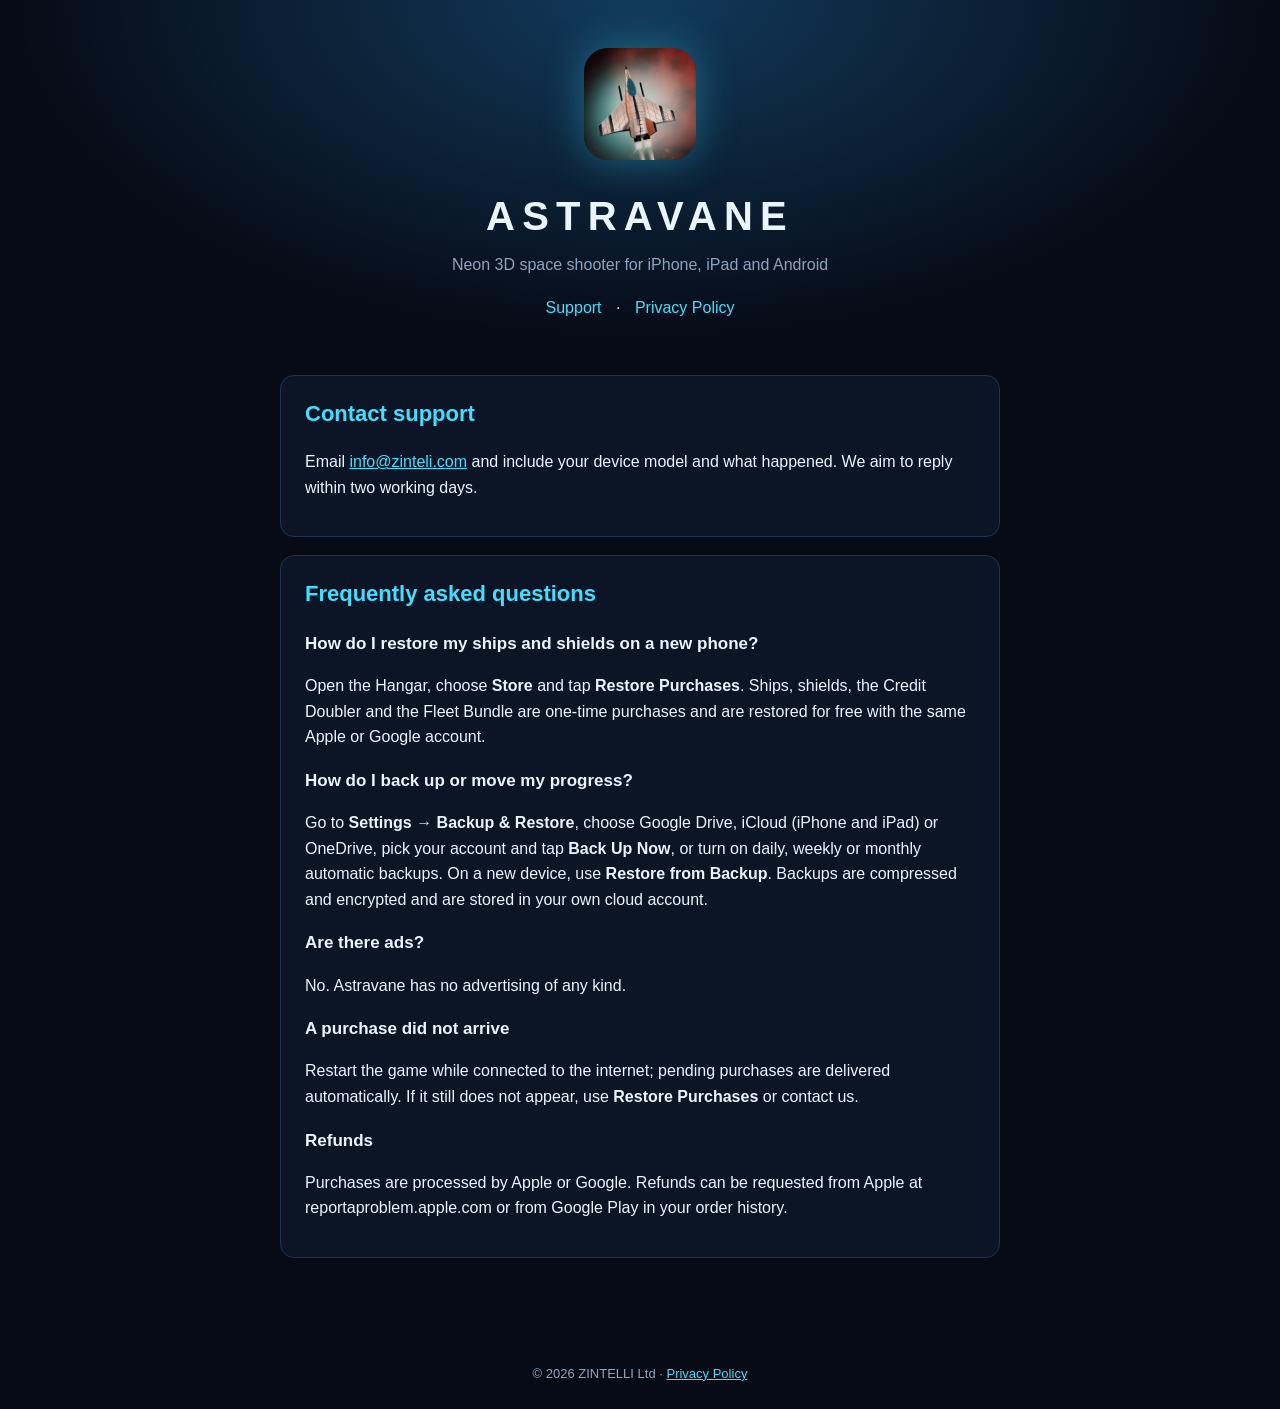
<file: index.html>
<!doctype html>
<html lang="en">
<head>
<meta charset="utf-8">
<meta name="viewport" content="width=device-width,initial-scale=1">
<title>Astravane – Support</title>
<meta name="description" content="Support for Astravane, the neon 3D space shooter for iPhone, iPad and Android.">
<link rel="stylesheet" href="style.css">
<link rel="icon" href="icon.png">
</head>
<body>
<header>
  <img src="icon.png" alt="Astravane app icon">
  <h1>ASTRAVANE</h1>
  <p>Neon 3D space shooter for iPhone, iPad and Android</p>
  <nav><a href="index.html">Support</a> · <a href="privacy.html">Privacy Policy</a></nav>
</header>
<main>
  <section>
    <h2>Contact support</h2>
    <p>Email <a href="mailto:info@zinteli.com?subject=Astravane%20support">info@zinteli.com</a> and include your device model and what happened. We aim to reply within two working days.</p>
  </section>
  <section>
    <h2>Frequently asked questions</h2>
    <h3>How do I restore my ships and shields on a new phone?</h3>
    <p>Open the Hangar, choose <b>Store</b> and tap <b>Restore Purchases</b>. Ships, shields, the Credit Doubler and the Fleet Bundle are one-time purchases and are restored for free with the same Apple or Google account.</p>
    <h3>How do I back up or move my progress?</h3>
    <p>Go to <b>Settings → Backup &amp; Restore</b>, choose Google Drive, iCloud (iPhone and iPad) or OneDrive, pick your account and tap <b>Back Up Now</b>, or turn on daily, weekly or monthly automatic backups. On a new device, use <b>Restore from Backup</b>. Backups are compressed and encrypted and are stored in your own cloud account.</p>
    <h3>Are there ads?</h3>
    <p>No. Astravane has no advertising of any kind.</p>
    <h3>A purchase did not arrive</h3>
    <p>Restart the game while connected to the internet; pending purchases are delivered automatically. If it still does not appear, use <b>Restore Purchases</b> or contact us.</p>
    <h3>Refunds</h3>
    <p>Purchases are processed by Apple or Google. Refunds can be requested from Apple at reportaproblem.apple.com or from Google Play in your order history.</p>
  </section>
</main>
<footer>© 2026 ZINTELLI Ltd · <a href="privacy.html">Privacy Policy</a></footer>
</body>
</html>
</file>
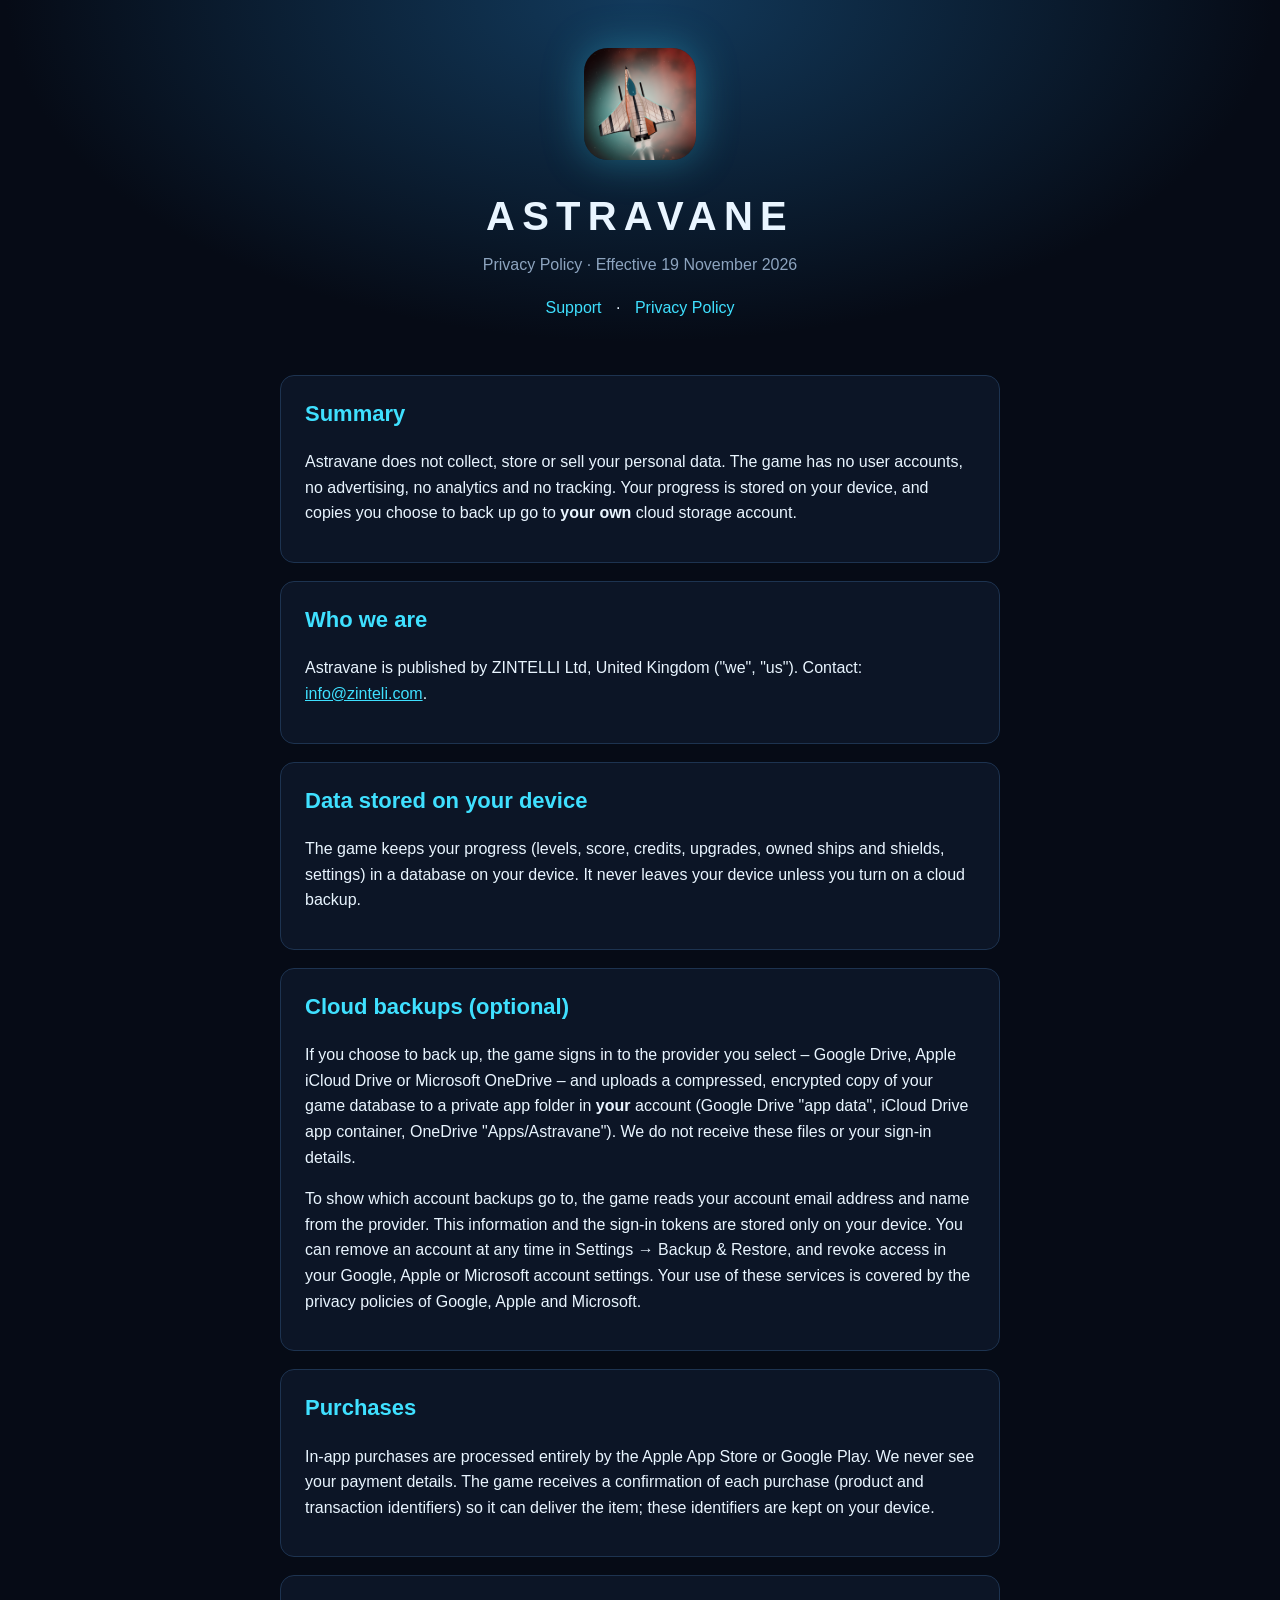
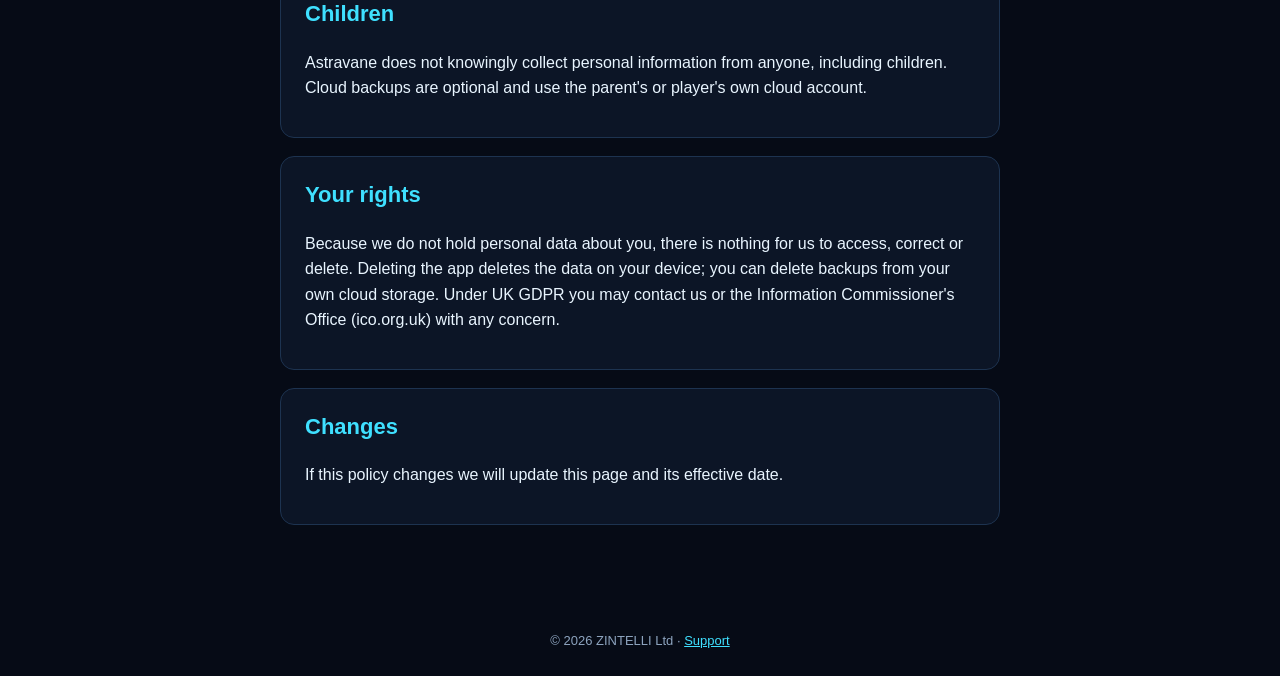
<file: privacy.html>
<!doctype html>
<html lang="en">
<head>
<meta charset="utf-8">
<meta name="viewport" content="width=device-width,initial-scale=1">
<title>Astravane – Privacy Policy</title>
<link rel="stylesheet" href="style.css">
<link rel="icon" href="icon.png">
</head>
<body>
<header>
  <img src="icon.png" alt="Astravane app icon">
  <h1>ASTRAVANE</h1>
  <p>Privacy Policy · Effective 19 November 2026</p>
  <nav><a href="index.html">Support</a> · <a href="privacy.html">Privacy Policy</a></nav>
</header>
<main>
  <section>
    <h2>Summary</h2>
    <p>Astravane does not collect, store or sell your personal data. The game has no user accounts, no advertising, no analytics and no tracking. Your progress is stored on your device, and copies you choose to back up go to <b>your own</b> cloud storage account.</p>
  </section>
  <section>
    <h2>Who we are</h2>
    <p>Astravane is published by ZINTELLI Ltd, United Kingdom ("we", "us"). Contact: <a href="mailto:info@zinteli.com">info@zinteli.com</a>.</p>
  </section>
  <section>
    <h2>Data stored on your device</h2>
    <p>The game keeps your progress (levels, score, credits, upgrades, owned ships and shields, settings) in a database on your device. It never leaves your device unless you turn on a cloud backup.</p>
  </section>
  <section>
    <h2>Cloud backups (optional)</h2>
    <p>If you choose to back up, the game signs in to the provider you select – Google Drive, Apple iCloud Drive or Microsoft OneDrive – and uploads a compressed, encrypted copy of your game database to a private app folder in <b>your</b> account (Google Drive "app data", iCloud Drive app container, OneDrive "Apps/Astravane"). We do not receive these files or your sign-in details.</p>
    <p>To show which account backups go to, the game reads your account email address and name from the provider. This information and the sign-in tokens are stored only on your device. You can remove an account at any time in Settings → Backup &amp; Restore, and revoke access in your Google, Apple or Microsoft account settings. Your use of these services is covered by the privacy policies of Google, Apple and Microsoft.</p>
  </section>
  <section>
    <h2>Purchases</h2>
    <p>In-app purchases are processed entirely by the Apple App Store or Google Play. We never see your payment details. The game receives a confirmation of each purchase (product and transaction identifiers) so it can deliver the item; these identifiers are kept on your device.</p>
  </section>
  <section>
    <h2>Children</h2>
    <p>Astravane does not knowingly collect personal information from anyone, including children. Cloud backups are optional and use the parent's or player's own cloud account.</p>
  </section>
  <section>
    <h2>Your rights</h2>
    <p>Because we do not hold personal data about you, there is nothing for us to access, correct or delete. Deleting the app deletes the data on your device; you can delete backups from your own cloud storage. Under UK GDPR you may contact us or the Information Commissioner's Office (ico.org.uk) with any concern.</p>
  </section>
  <section>
    <h2>Changes</h2>
    <p>If this policy changes we will update this page and its effective date.</p>
  </section>
</main>
<footer>© 2026 ZINTELLI Ltd · <a href="index.html">Support</a></footer>
</body>
</html>
</file>
<file: style.css>
:root{--bg:#060b16;--panel:#0c1526;--text:#e9f5ff;--dim:#8da4bf;--cyan:#3fe0ff;--line:#1d3350}
*{box-sizing:border-box}
html,body{margin:0;background:var(--bg);color:var(--text);font:16px/1.6 -apple-system,BlinkMacSystemFont,"Segoe UI",Roboto,Helvetica,Arial,sans-serif}
a{color:var(--cyan)}
header{padding:48px 20px 24px;text-align:center;background:radial-gradient(ellipse at top,#123a5c 0%,var(--bg) 70%)}
header img{width:112px;height:112px;border-radius:24px;box-shadow:0 0 40px rgba(63,224,255,.35)}
header h1{margin:16px 0 4px;font-size:40px;letter-spacing:.18em}
header p{margin:0;color:var(--dim)}
nav{margin-top:18px}
nav a{margin:0 10px;text-decoration:none}
main{max-width:760px;margin:0 auto;padding:12px 20px 64px}
section{background:var(--panel);border:1px solid var(--line);border-radius:14px;padding:20px 24px;margin:18px 0}
h2{margin-top:0;font-size:22px;color:var(--cyan)}
h3{font-size:17px;margin-bottom:4px}
.small{color:var(--dim);font-size:14px}
footer{text-align:center;color:var(--dim);font-size:13px;padding:24px}
</file>
